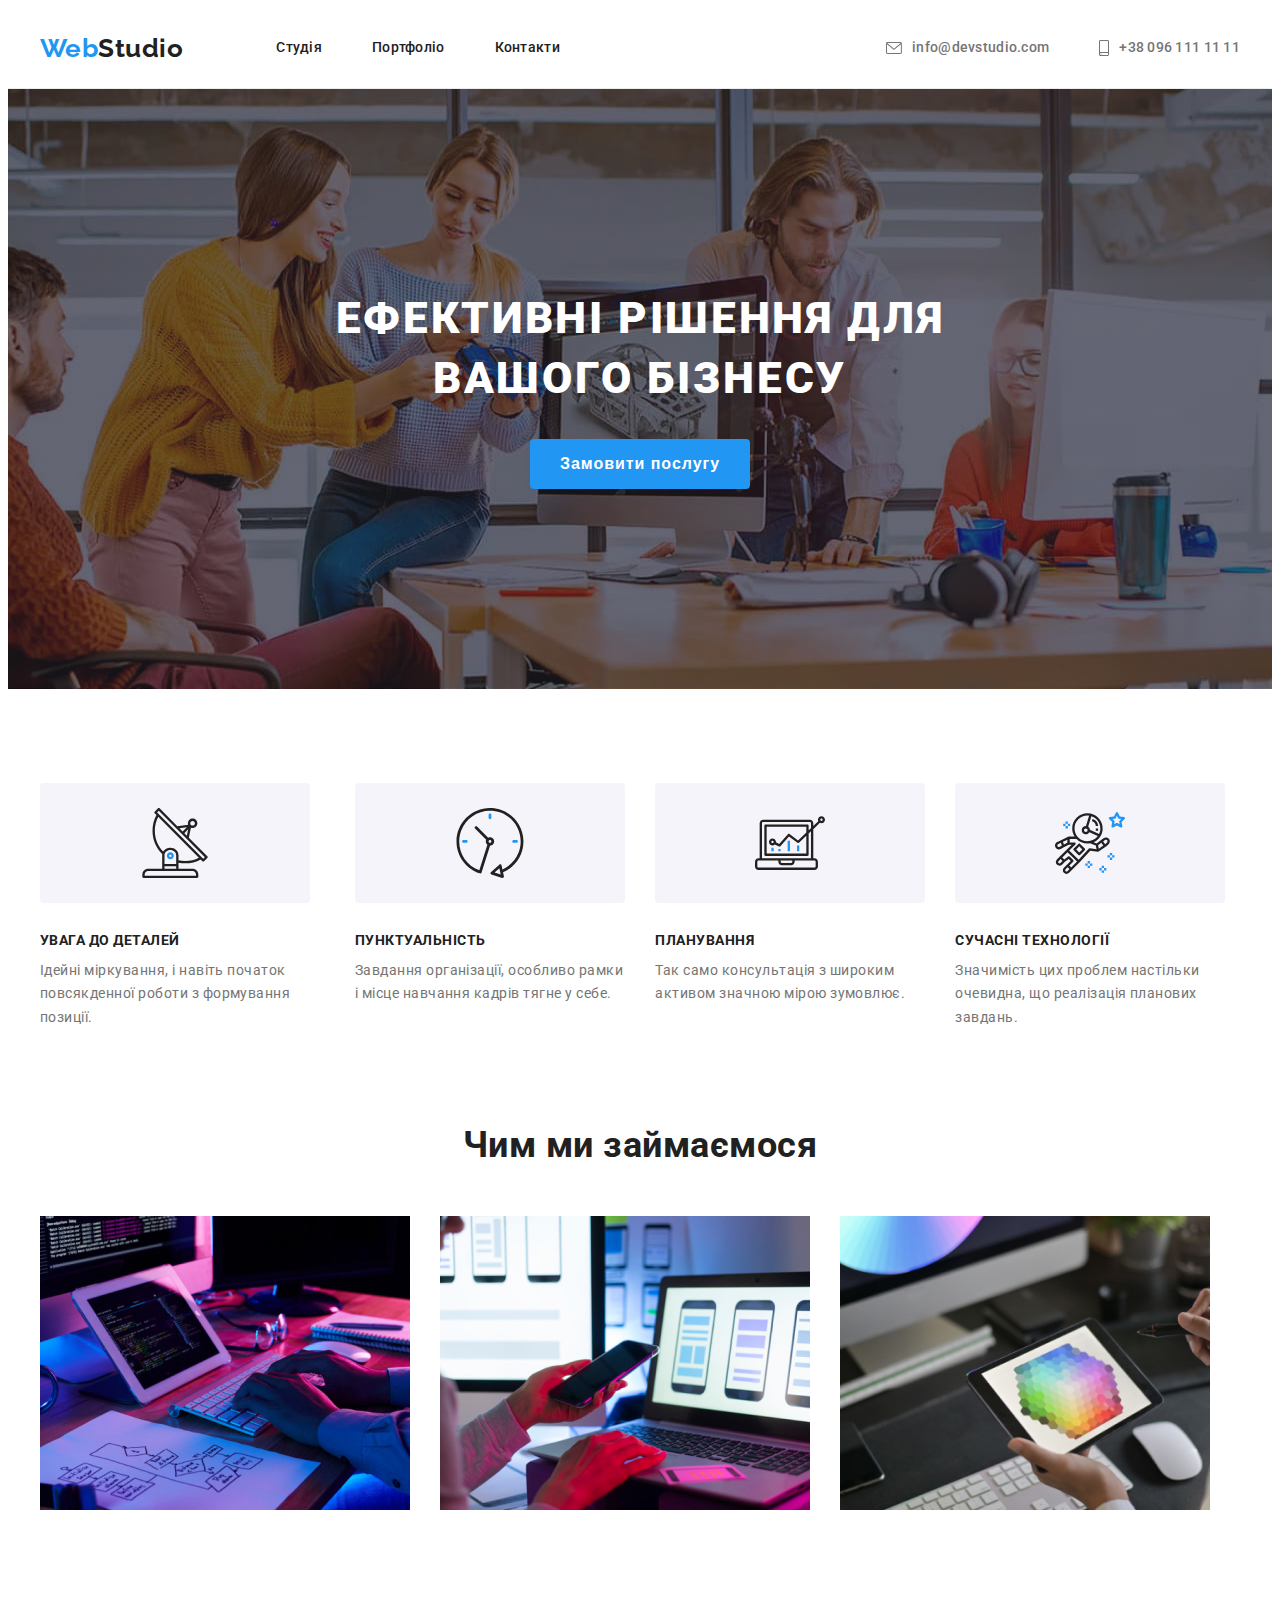
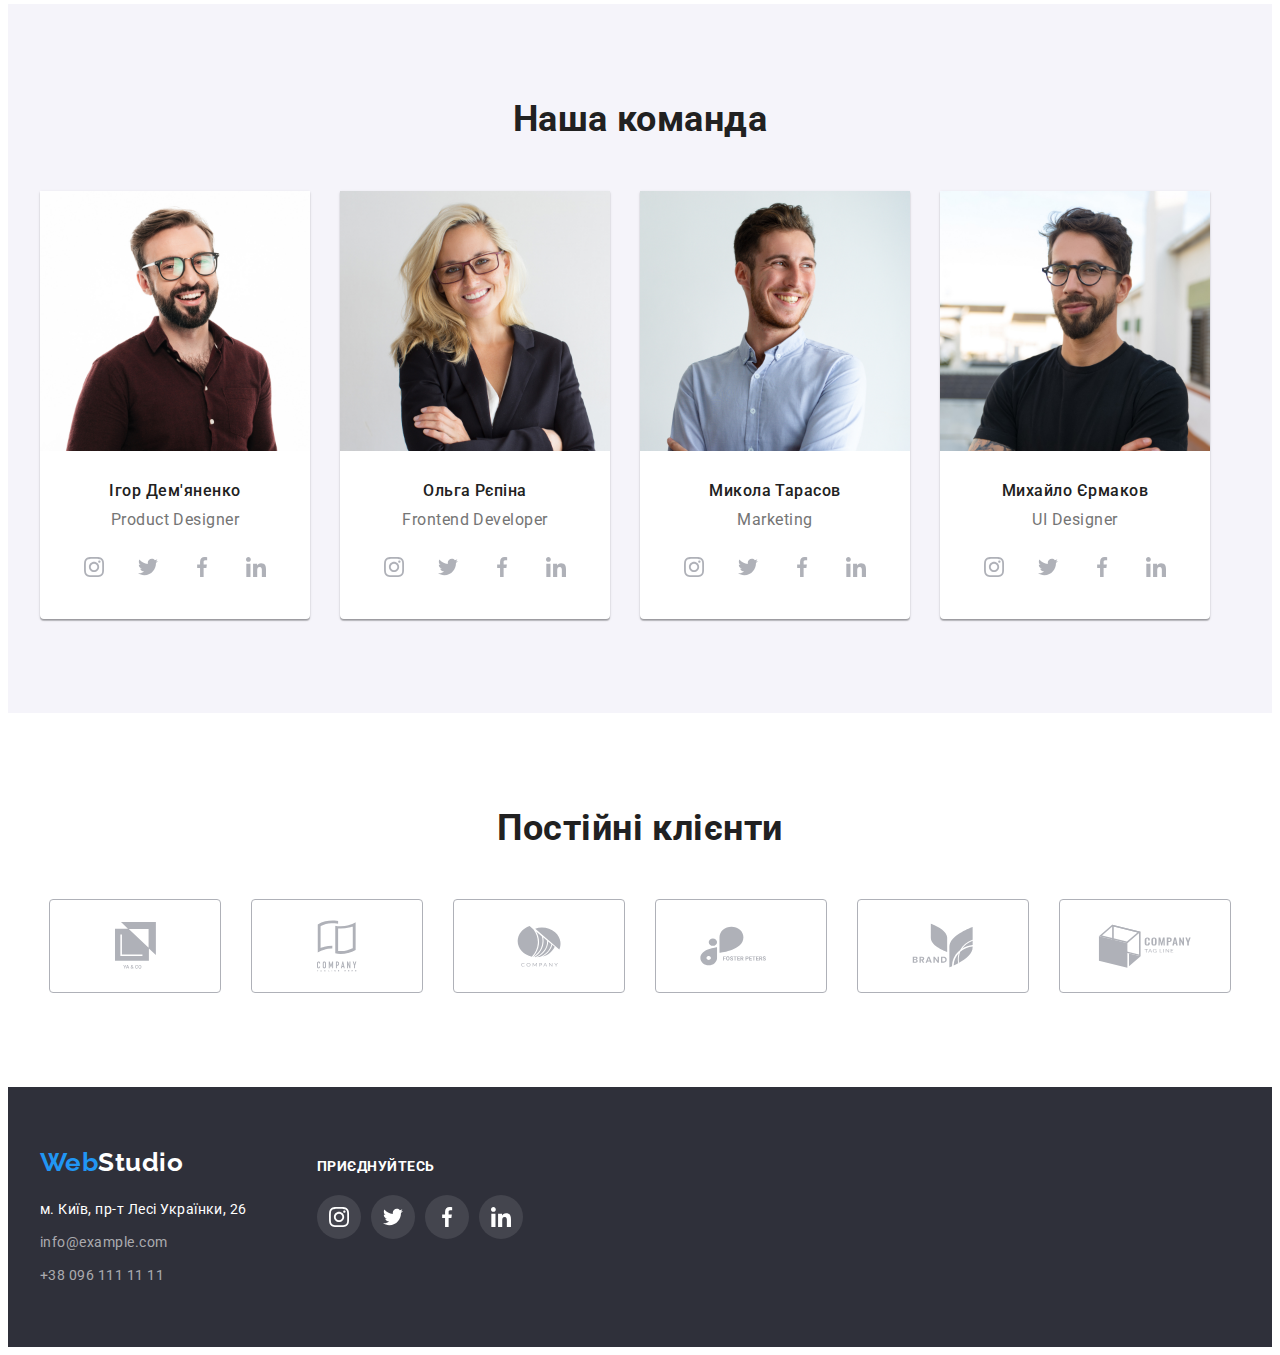
<file: index.html>
<!DOCTYPE html>
<html lang="uk">
<head>
    <meta charset="UTF-8">
    <meta http-equiv="X-UA-Compatible" content="IE=edge">
    <meta name="viewport" content="width=device-width, initial-scale=1.0">
    <title>Студія</title>
    <link rel="preconnect" href="https://fonts.googleapis.com">
    <link rel="preconnect" href="https://fonts.gstatic.com" crossorigin>
    <link href="https://fonts.googleapis.com/css2?family=Raleway:wght@700&family=Roboto:wght@400;500;700;900&display=swap"
        rel="stylesheet">
    <link rel="stylesheet" href="https://cdnjs.cloudflare.com/ajax/libs/modern-normalize/1.1.0/modern-normalize.min.css"
            integrity="sha512-wpPYUAdjBVSE4KJnH1VR1HeZfpl1ub8YT/NKx4PuQ5NmX2tKuGu6U/JRp5y+Y8XG2tV+wKQpNHVUX03MfMFn9Q=="
            crossorigin="anonymous" referrerpolicy="no-referrer" />
    <link rel="stylesheet" href="./css/styles.css">
</head>
<body>
    <header class="page-header">
        <div class="container page-main-nav">
                <nav class="main-nav">
                    <a href="/" class="logo"><span style="color: #2196F3;">Web</span>Studio</a>
                        <ul class="site-nav list">
                            <li class="item"><a href="./index.html" class="link">Студія</a></li>
                            <li class="item"><a href="./portfolio.html" class="link">Портфоліо</a></li>
                            <li class="item"><a href="Контакти" class="link">Контакти</a></li>
                        </ul>
                </nav>
                        <ul class="info-nav list">
                            <li class="item"><a href="mailto:info@devstudio.com" class="link mail">
                                <svg class="info-nav-icon-mail" width="16px" height="12px">
                                    <use href="./symbol-defs.svg#icon-envelope"></use>
                                </svg> info@devstudio.com</a>
                            </li>

                            <li class="item"><a href="tel:+380961111111" class="link tel">
                                <svg class="info-nav-icon-mobile" width="10px" height="16px">
                                    <use href="./symbol-defs.svg#icon-smartphone"></use>
                                </svg>+38 096 111 11 11</a>
                            </li>
                        </ul>
        </div>
    </header>
    <main>
            <section class="hero list">
                <div class="container">
                    <h1 class="hero-title list">ЕФЕКТИВНІ РІШЕННЯ ДЛЯ ВАШОГО БІЗНЕСУ</h1>
                    <button type="button" class="button">Замовити послугу</button>
                </div>
            </section>
            <section class="section produce">
                <h1 class="quality-teams">Команди якості</h1>
                    <div class="container">
                        <ul class="quality list">
                            <li class="icon">
                                <div class="quality-icon-group">
                                    <svg class="icon-group" width="70px" height="70px">
                                        <use href="./symbol-defs.svg#icon-antenna-1"></use>
                                    </svg>
                                </div>
                                <h2 class="section-title list">УВАГА ДО ДЕТАЛЕЙ</h2>
                                <p class="section-text list">Ідейні міркування, і навіть початок повсякденної роботи з формування позиції.</p>
                            </li>

                            <li class="icon">
                                <div class="quality-icon-group">
                                    <svg class="icon-group" width="70px" height="70px">
                                        <use href="./symbol-defs.svg#icon-clock-1"></use>
                                    </svg>
                                </div>
                                <h2 class="section-title list">ПУНКТУАЛЬНІСТЬ</h2>
                                <p class="section-text list">Завдання організації, особливо рамки і місце навчання кадрів тягне у себе.</p>
                            </li>

                            <li class="icon">
                                <div class="quality-icon-group">
                                    <svg class="icon-group" width="70px" height="70px">
                                        <use href="./symbol-defs.svg#icon-diagram-1"></use>
                                    </svg>
                                </div>
                                <h2 class="section-title list">ПЛАНУВАННЯ</h2>
                                <p class="section-text list">Так само консультація з широким активом значною мірою зумовлює.</p>
                            </li>
                            
                            <li class="icon">
                                <div class="quality-icon-group">
                                    <svg class="icon-group" width="70px" height="70px">
                                        <use href="./symbol-defs.svg#icon-astronaut-1"></use>
                                    </svg>
                                </div>
                                <h2 class="section-title list">СУЧАСНІ ТЕХНОЛОГІЇ</h2>
                                <p class="section-text list">Значимість цих проблем настільки очевидна, що реалізація планових завдань.</p>
                            </li>
                        </ul>
                    </div>
            </section>
            <section class="section">
                <div class="container">
                    <h2 class="section-subtitle list">Чим ми займаємося</h2>
                        <ul class="page list">
                            <li class="works"><img src="./img/img.jpg" alt="Создание сайтов" width="370" height="294"></li>
                            <li class="works"><img src="./img/img(1).jpg" alt="Создание приложений" width="370" height="294"></li>
                            <li class="works"><img src="./img/img(2).jpg" alt="Дизайн" width="370" height="294"></li>
                        </ul>
                    </div>
            </section>
            <section class="section-team">
                <div class="container">
                    <h2 class="section-subtitle list">Наша команда</h2>
                        <ul class="player list">
                            <li class="card"><img src="./img/img3.jpg" alt="Фото участника команды" width="270" height="260">
                            <h3 class="section-name">Ігор Дем'яненко</h3>
                            <p class="section-profession">Product Designer</p>
                                <ul class="soc-icons">
                                    <li class="soc-icons-items">
                                        <a href="#" class="soc-icons-link" target="_blank">
                                        <svg width="20px" height="20px" class="icon">
                                                <use href="./symbol-defs.svg#icon-instagram-2"></use>
                                        </svg></a>
                                    </li>

                                    <li class="soc-icons-items">
                                        <a href="#" class="soc-icons-link" target="_blank">
                                            <svg width="20px" height="20px" class="icon">
                                                <use href="./symbol-defs.svg#icon-twitter-1"></use>
                                            </svg></a>
                                    </li>

                                    <li class="soc-icons-items">
                                        <a href="#" class="soc-icons-link" target="_blank">
                                            <svg width="20px" height="20px" class="icon">
                                                <use href="./symbol-defs.svg#icon-facebook-1"></use>
                                            </svg></a>
                                    </li>

                                    <li class="soc-icons-items">
                                        <a href="#" class="soc-icons-link" target="_blank">
                                            <svg width="20px" height="20px" class="icon">
                                                <use href="./symbol-defs.svg#icon-linkedin-1"></use>
                                            </svg></a>
                                    </li>
                                </ul>
                                
                            <li class="card"><img src="./img/img(4).jpg" alt="Фото участника команды" width="270" height="260">
                            <h3 class="section-name">Ольга Рєпіна</h3>
                            <p class="section-profession">Frontend Developer</p>
                                <ul class="soc-icons">
                                    <li class="soc-icons-items">
                                        <a href="#" class="soc-icons-link" target="_blank">
                                            <svg width="20px" height="20px" class="icon">
                                                <use href="./symbol-defs.svg#icon-instagram-2"></use>
                                            </svg>
                                        </a>
                                    </li>
                            
                                    <li class="soc-icons-items">
                                        <a href="#" class="soc-icons-link" target="_blank">
                                            <svg width="20px" height="20px" class="icon">
                                                <use href="./symbol-defs.svg#icon-twitter-1"></use>
                                            </svg>
                                        </a>
                                    </li>
                            
                                    <li class="soc-icons-items">
                                        <a href="#" class="soc-icons-link" target="_blank">
                                            <svg width="20px" height="20px" class="icon">
                                                <use href="./symbol-defs.svg#icon-facebook-1"></use>
                                            </svg>
                                        </a>
                                    </li>
                            
                                    <li class="soc-icons-items">
                                        <a href="#" class="soc-icons-link" target="_blank">
                                            <svg width="20px" height="20px" class="icon">
                                                <use href="./symbol-defs.svg#icon-linkedin-1"></use>
                                            </svg>
                                        </a>
                                    </li>
                                </ul>
                            <li class="card"><img src="./img/img(5).jpg" alt="Фото участника команды" width="270" height="260">
                            <h3 class="section-name">Микола Тарасов</h3>
                            <p class="section-profession">Marketing</p>
                                <ul class="soc-icons">
                                    <li class="soc-icons-items">
                                        <a href="#" class="soc-icons-link" target="_blank">
                                            <svg width="20px" height="20px" class="icon">
                                                <use href="./symbol-defs.svg#icon-instagram-2"></use>
                                            </svg>
                                        </a>
                                    </li>
                            
                                    <li class="soc-icons-items">
                                        <a href="#" class="soc-icons-link" target="_blank">
                                            <svg width="20px" height="20px" class="icon">
                                                <use href="./symbol-defs.svg#icon-twitter-1"></use>
                                            </svg>
                                        </a>
                                    </li>
                            
                                    <li class="soc-icons-items">
                                        <a href="#" class="soc-icons-link" target="_blank">
                                            <svg width="20px" height="20px" class="icon">
                                                <use href="./symbol-defs.svg#icon-facebook-1"></use>
                                            </svg>
                                        </a>
                                    </li>
                            
                                    <li class="soc-icons-items">
                                        <a href="#" class="soc-icons-link" target="_blank">
                                            <svg width="20px" height="20px" class="icon">
                                                <use href="./symbol-defs.svg#icon-linkedin-1"></use>
                                            </svg>
                                        </a>
                                    </li>
                                </ul>
                            
                            <li class="card"><img src="./img/img(6).jpg" alt="Фото участника команды" width="270" height="260">
                            <h3 class="section-name">Михайло Єрмаков</h3>
                            <p class="section-profession list">UI Designer</p>
                                <ul class="soc-icons">
                                    <li class="soc-icons-items">
                                        <a href="#" class="soc-icons-link" target="_blank">
                                            <svg width="20px" height="20px" class="icon">
                                                <use href="./symbol-defs.svg#icon-instagram-2"></use>
                                            </svg>
                                        </a>
                                    </li>
                            
                                    <li class="soc-icons-items">
                                        <a href="#" class="soc-icons-link" target="_blank">
                                            <svg width="20px" height="20px" class="icon">
                                                <use href="./symbol-defs.svg#icon-twitter-1"></use>
                                            </svg>
                                        </a>
                                    </li>
                            
                                    <li class="soc-icons-items">
                                        <a href="#" class="soc-icons-link" target="_blank">
                                            <svg width="20px" height="20px" class="icon">
                                                <use href="./symbol-defs.svg#icon-facebook-1"></use>
                                            </svg>
                                        </a>
                                    </li>
                            
                                    <li class="soc-icons-items">
                                        <a href="#" class="soc-icons-link" target="_blank">
                                            <svg width="20px" height="20px" class="icon">
                                                <use href="./symbol-defs.svg#icon-linkedin-1"></use>
                                            </svg>
                                        </a>
                                    </li>
                                </ul>
                        </ul>
            </section>
            <section class="section list">
                <div class="container">
                    <h3 class="section-subtitle list">Постійні клієнти</h3>
                    <ul class="company list">
                        <li class="company-items"><a href="#" class="company-link" target="_blank">
                            <svg width="41px" height="47px" class="company-icon">
                                <use href="./symbol-defs.svg#icon-company1"></use>
                            </svg></a>
                        </li>

                        <li class="company-items"><a href="#" class="company-link" target="_blank">
                            <svg width="40px" height="52px" class="company-icon">
                                <use href="./symbol-defs.svg#icon-company2"></use>
                            </svg></a>
                        </li>

                        <li class="company-items"><a href="#" class="company-link" target="_blank">
                                <svg width="44px" height="42px" class="company-icon">
                                    <use href="./symbol-defs.svg#icon-company3"></use>
                                </svg></a>
                        </li>

                        <li class="company-items"><a href="#" class="company-link" target="_blank">
                                <svg width="84px" height="40px" class="company-icon">
                                    <use href="./symbol-defs.svg#icon-company4"></use>
                                </svg></a>
                        </li>

                        <li class="company-items"><a href="#" class="company-link" target="_blank">
                                <svg width="62px" height="45px" class="company-icon">
                                    <use href="./symbol-defs.svg#icon-company5"></use>
                                </svg></a>
                        </li>

                        <li class="company-items"><a href="#" class="company-link" target="_blank">
                                <svg width="94px" height="44px" class="company-icon">
                                    <use href="./symbol-defs.svg#icon-company6"></use>
                                </svg></a>
                        </li>
                    </ul>
                </div>
            </section>
    </main>
        <footer class="page-footer">
            <div class="container footer-social list">
                <div class="container-footer list">
                    <a href="/" class="footer-logo"><span style="color: #2196F3;">Web</span>Studio</a>
                    <address>
                        <ul class="footer-nav list">
                            <li class="connection-link"><a href="https://goo.gl/maps/kH2Qosur7JcSxnbW7" target="_blank"
                                    class="link">м.
                                    Київ, пр-т Лесі Українки, 26</a></li>
                            <li class="connection-info"><a href="mailto:info@example.com" class="info-link">info@example.com</a>
                            </li>
                            <li class="connection-info-link"><a href="tel:+380961111111" class="info-link">+38 096 111 11 11</a>
                            </li>
                        </ul>
                    </address>
                </div>
                <div class="conteiner footer-soc-icons">
                    <p class="footer-soc-title">ПРИЄДНУЙТЕСЬ</p>
                        <ul class="footer-soc">
                            <li class="footer-soclink">
                                <a href="#" class="footer-icons-links" target="_blank">
                                <svg width="20px" height="20px" class="footer-icons">
                                    <use href="./symbol-defs.svg#icon-instagram-2"></use>
                                </svg></a>
                            </li>

                            <li class="footer-soclink">
                                <a href="#" class="footer-icons-links" target="_blank">
                                <svg width="20px" height="20px" class="footer-icons">
                                    <use href="./symbol-defs.svg#icon-twitter-1"></use>
                                </svg></a>
                            </li>

                            <li class="footer-soclink">
                                <a href="#" class="footer-icons-links" target="_blank">
                                <svg width="20px" height="20px" class="footer-icons">
                                    <use href="./symbol-defs.svg#icon-facebook-1"></use>
                                </svg></a>
                            </li>

                            <li class="footer-soclink">
                                <a href="#" class="footer-icons-links" target="_blank">
                                <svg width="20px" height="20px" class="footer-icons">
                                    <use href="./symbol-defs.svg#icon-linkedin-1"></use>
                                </svg></a>
                            </li>
                        </ul>
                </div>
        </div>
    </footer>
</body>
</html>
</file>
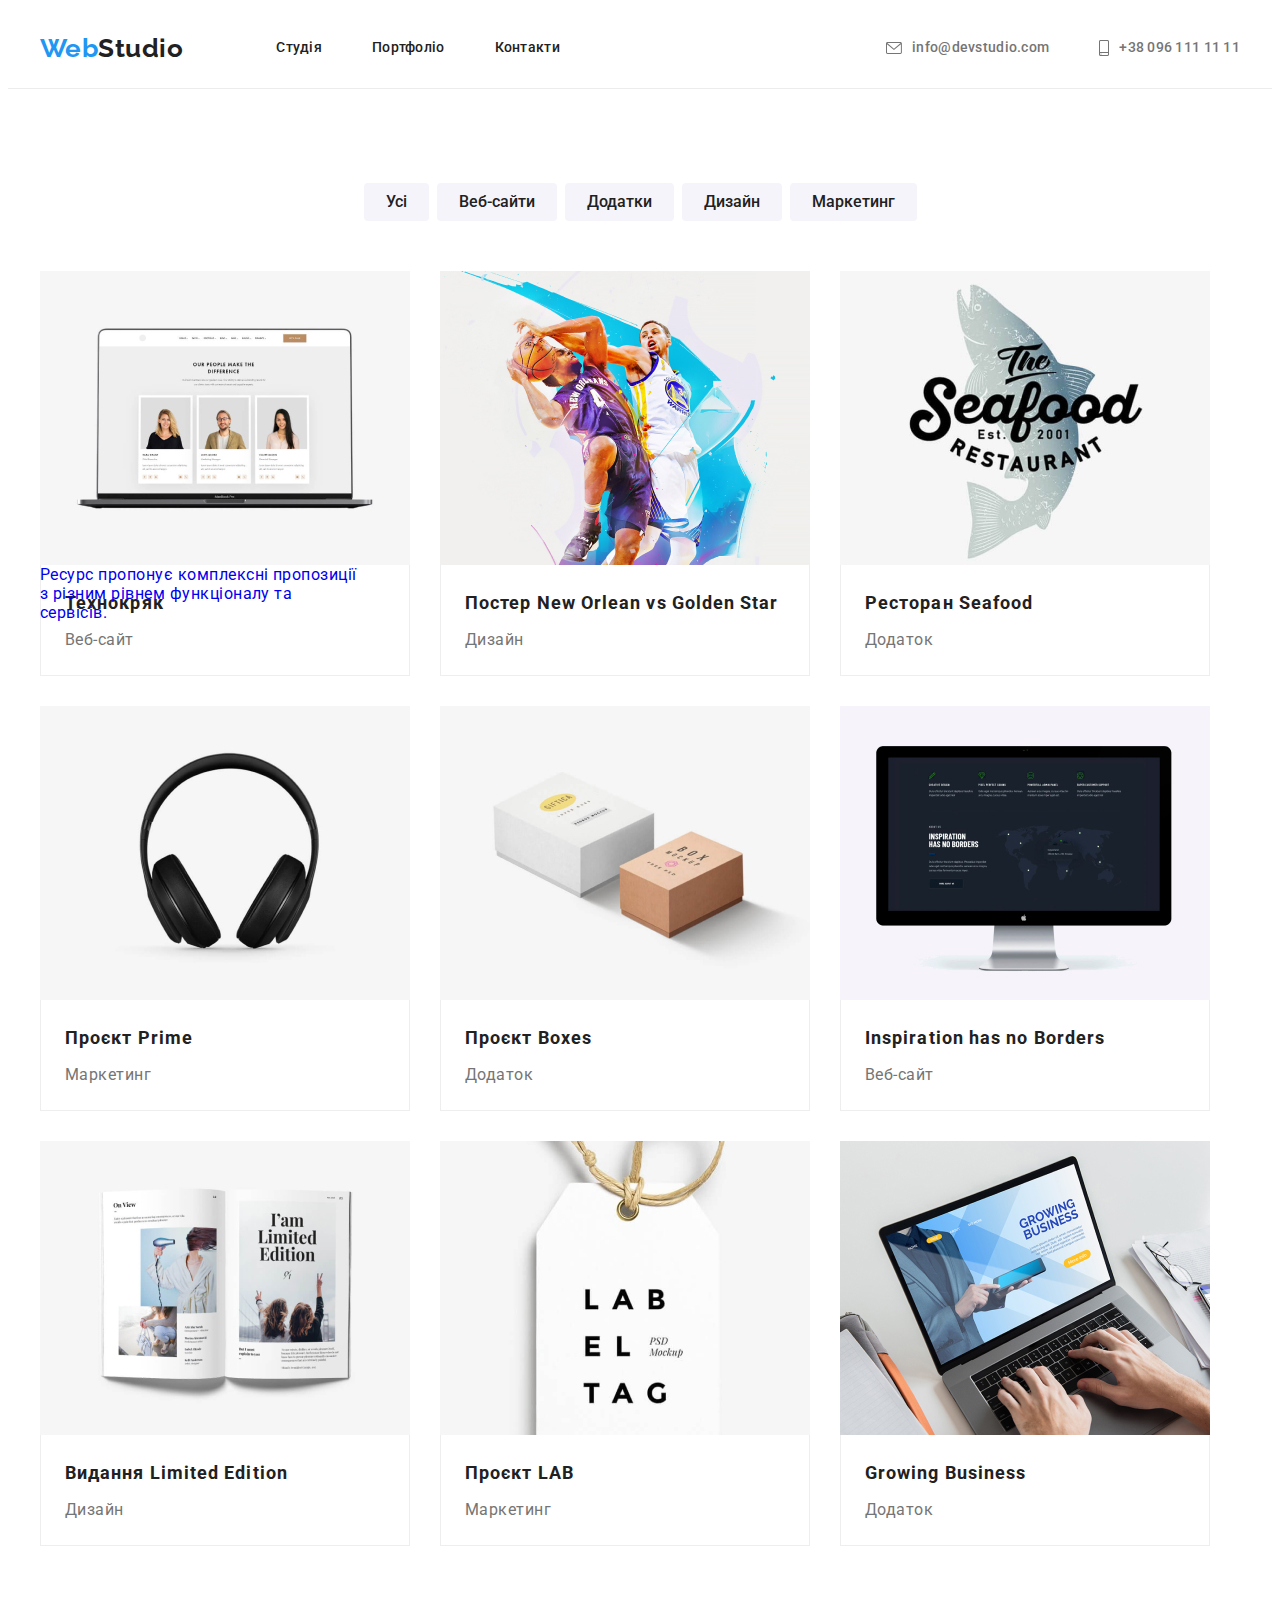
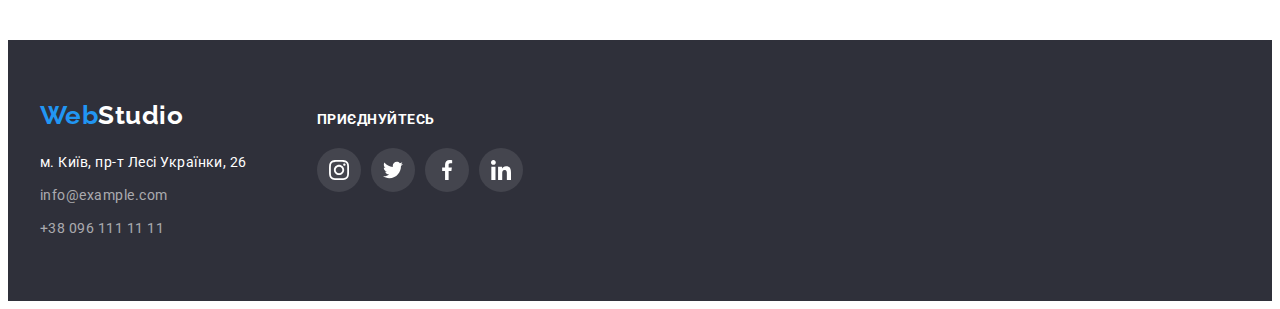
<file: portfolio.html>
<!DOCTYPE html>
<html lang="uk">
<head>
    <meta charset="UTF-8">
    <meta http-equiv="X-UA-Compatible" content="IE=edge">
    <meta name="viewport" content="width=device-width, initial-scale=1.0">
    <title>Портфоліо</title>
    <link rel="preconnect" href="https://fonts.googleapis.com">
    <link rel="preconnect" href="https://fonts.gstatic.com" crossorigin>
    <link href="https://fonts.googleapis.com/css2?family=Raleway:wght@700&family=Roboto:wght@400;500;700;900&display=swap"
        rel="stylesheet">
    <link rel="stylesheet" href="https://cdnjs.cloudflare.com/ajax/libs/modern-normalize/1.1.0/modern-normalize.min.css"
        integrity="sha512-wpPYUAdjBVSE4KJnH1VR1HeZfpl1ub8YT/NKx4PuQ5NmX2tKuGu6U/JRp5y+Y8XG2tV+wKQpNHVUX03MfMFn9Q=="
        crossorigin="anonymous" referrerpolicy="no-referrer" />
    <link rel="stylesheet" href="./css/styles.css">
</head>
<body>
    <header class="page-header">
        <div class="container page-main-nav">
            <nav class="main-nav">
                <a href="/" class="logo"><span style="color: #2196F3;">Web</span>Studio</a>
                <ul class="site-nav list">
                    <li class="item"><a href="./index.html" class="link">Студія</a></li>
                    <li class="item"><a href="./portfolio.html" class="link">Портфоліо</a></li>
                    <li class="item"><a href="Контакти" class="link">Контакти</a></li>
                </ul>
            </nav>
            <ul class="info-nav list">
                <li class="item"><a href="mailto:info@devstudio.com" class="link mail">
                        <svg class="info-nav-icon-mail" width="16px" height="12px">
                            <use href="./symbol-defs.svg#icon-envelope"></use>
                        </svg> info@devstudio.com</a>
                </li>
    
                <li class="item"><a href="tel:+380961111111" class="link tel">
                        <svg class="info-nav-icon-mobile" width="10px" height="16px">
                            <use href="./symbol-defs.svg#icon-smartphone"></use>
                        </svg>+38 096 111 11 11</a>
                </li>
            </ul>
        </div>
    </header>
    <main>
        <section class="hero-filter">
            <div class="container">
            <h1 class="quality-teams">Портфоліо</h1>
                <ul class="filter list">
                    <li class="filter-button"><button type="button" class="button-portfolio">Усі</button></li>    
                    <li class="filter-button"><button type="button" class="button-portfolio">Веб-сайти</button></li>    
                    <li class="filter-button"><button type="button" class="button-portfolio">Додатки</button></li>    
                    <li class="filter-button"><button type="button" class="button-portfolio">Дизайн</button></li>    
                    <li class="filter-button"><button type="button" class="button-portfolio">Маркетинг</button></li>    
                </ul>
                <ul class="figure list">


                    <li class="products"><a class="figure-link list" href="Веб-сайт">
                        <div class="figure-link-website">
                            <img src="./img/Портфолио/img1.jpg" alt="Веб-сайт" width="370">
                            <div class="">
                                <p class="website">Ресурс пропонує комплексні пропозиції з різним рівнем функціоналу та сервісів.</p>
                            </div>
                        </div>

                        
                        <div class="elements-products">
                            <h2 class="figure-title list">Технокряк</h2>
                            <p class="figure-text list">Веб-сайт</p>
                        </div></a>
                    </li>

                    <li class="products"><a class="figure-link list" href="Дизайн"><img src="./img/Портфолио/img2.jpg" alt="Дизайн" width="370">
                        <div class="elements-products">
                        <h2 class="figure-title list">Постер New Orlean vs Golden Star</h2>
                        <p class="figure-text list">Дизайн</p>
                        </div></a>
                    </li>

                    <li class="products"><a class="figure-link list" href="Додаток"><img src="./img/Портфолио/img3.jpg" alt="Додаток" width="370">
                        <div class="elements-products">
                            <h2 class="figure-title list">Ресторан Seafood</h2>
                            <p class="figure-text list">Додаток</p>
                        </div></a>
                    </li>

                    <li class="products"><a class="figure-link list" href="Маркетинг"><img src="./img/Портфолио/img4.jpg" alt="Маркетинг" width="370">
                        <div class="elements-products">
                            <h2 class="figure-title list">Проєкт Prime</h2>
                            <p class="figure-text list">Маркетинг</p>
                        </div></a>
                    </li>

                    <li class="products"><a class="figure-link list" href="Додаток"><img src="./img/Портфолио/img5.jpg" alt="Додаток" width="370">
                        <div class="elements-products">
                            <h2 class="figure-title list">Проєкт Boxes</h2>
                            <p class="figure-text list">Додаток</p>
                        </div></a>
                    </li>

                    <li class="products"><a class="figure-link list" href="Веб-сайт"><img src="./img/Портфолио/img6.jpg" alt="Веб-сайт" width="370">
                        <div class="elements-products">
                            <h2 class="figure-title list">Inspiration has no Borders</h2>
                            <p class="figure-text list">Веб-сайт</p>
                        </div></a>
                    </li>

                    <li class="products"><a class="figure-link list" href="Дизайн"><img src="./img/Портфолио/img7.jpg" alt="Дизайн" width="370">
                        <div class="elements-products">
                            <h2 class="figure-title list">Видання Limited Edition</h2>
                            <p class="figure-text list">Дизайн</p>
                        </div></a>
                    </li>

                    <li class="products"><a class="figure-link list" href="Маркетинг"><img src="./img/Портфолио/img8.jpg" alt="Маркетинг" width="370">
                        <div class="elements-products">
                            <h2 class="figure-title list">Проєкт LAB</h2>
                            <p class="figure-text list">Маркетинг</p>
                        </div></a>
                    </li>

                    <li class="products"><a class="figure-link list" href="Додаток"><img src="./img/Портфолио/img9.jpg" alt="Додаток" width="370">
                        <div class="elements-products">
                            <h2 class="figure-title list">Growing Business</h2>
                            <p class="figure-text list">Додаток</p>
                        </div></a>
                    </li>
                </ul>
            </div>
        </section>
    </main>
    <footer class="page-footer">
        <div class="container footer-social list">
            <div class="container-footer list">
                <a href="/" class="footer-logo"><span style="color: #2196F3;">Web</span>Studio</a>
                <address>
                    <ul class="footer-nav list">
                        <li class="connection-link"><a href="https://goo.gl/maps/kH2Qosur7JcSxnbW7" target="_blank"
                                class="link">м.
                                Київ, пр-т Лесі Українки, 26</a></li>
                        <li class="connection-info"><a href="mailto:info@example.com" class="info-link">info@example.com</a>
                        </li>
                        <li class="connection-info-link"><a href="tel:+380961111111" class="info-link">+38 096 111 11 11</a>
                        </li>
                    </ul>
                </address>
            </div>
            <div class="conteiner footer-soc-icons">
                <p class="footer-soc-title">ПРИЄДНУЙТЕСЬ</p>
                <ul class="footer-soc">
                    <li class="footer-soclink">
                        <a href="#" class="footer-icons-links" target="_blank">
                            <svg width="20px" height="20px" class="footer-icons">
                                <use href="./symbol-defs.svg#icon-instagram-2"></use>
                            </svg></a>
                    </li>
    
                    <li class="footer-soclink">
                        <a href="#" class="footer-icons-links" target="_blank">
                            <svg width="20px" height="20px" class="footer-icons">
                                <use href="./symbol-defs.svg#icon-twitter-1"></use>
                            </svg></a>
                    </li>
    
                    <li class="footer-soclink">
                        <a href="#" class="footer-icons-links" target="_blank">
                            <svg width="20px" height="20px" class="footer-icons">
                                <use href="./symbol-defs.svg#icon-facebook-1"></use>
                            </svg></a>
                    </li>
    
                    <li class="footer-soclink">
                        <a href="#" class="footer-icons-links" target="_blank">
                            <svg width="20px" height="20px" class="footer-icons">
                                <use href="./symbol-defs.svg#icon-linkedin-1"></use>
                            </svg></a>
                    </li>
                </ul>
            </div>
        </div>
    </footer>
</body>
</html>
</file>
<file: css/styles.css>
:root {
    --main-text-color: #FFFFFF;
    --header-section-text-color: #212121;
    --section-subtitle-color: #757575;
    --focus-color: #2196F3;
    --button-color: #F5F4FA;
    --hero-filter-color: #F5F5F5;
}

body {
    max-width: 1600px;
    background-color: #FFFFFF;
    color: var(--header-section-text-color);
    font-family: Roboto, sans-serif;
    letter-spacing: 0.03em;
}

.list {
    list-style: none;
    padding: 0;
    margin: 0;
}

.container {
    width: 1200px;
    padding-left: 15px;
    padding-right: 15px;
    margin: 0 auto;
}

h1,h2,h3,h4,h5,h6,p,ul,li {
    margin: 0;
    padding: 0;
}

/* --------page-header-------- */
.page-header {
    border-bottom: 1px solid #ECECEC;
}
/* page-main-nav */
.page-main-nav {
    display: flex;
    align-items: center;
}

/* ---------main-nav---------- */
.main-nav {
    display: flex;
    align-items: center;
}
/* ---------Logo---------- */
.logo {
    display: inline-block;

    text-decoration: none;
    color: var(--header-section-text-color);
    font-family: Raleway, sans-serif;
    font-weight: 700;
    font-size: 26px;
    line-height: 1.19;
}

.logo:hover .logo:focus {
    color: var(--focus-color);
}

/* ------------site-nav---------- */
.site-nav {
    display: flex;
    margin-left: 93px;
}

.site-nav .item + .item {
    margin-left: 50px;
}
.site-nav .link {
    display: block;
    padding-top: 32px;
    padding-bottom: 32px;

    text-decoration: none;
    color: var(--header-section-text-color);
    font-weight: 500;
    font-size: 14px;
    line-height: 1.14;
    letter-spacing: 0.02em;
}

.site-nav .link:hover,
.site-nav .link:focus {
    color: var(--focus-color);
}

/* ------------info-nav---------- */
.info-nav {
    display: flex;
    margin-left: auto;
    gap: 50px;
}

.info-nav .item {
    margin-left: auto;
}

.info-nav .link {
    display: flex;
    align-items: center;

    padding-top: 32px;
    padding-bottom: 32px;

    text-decoration: none;
    color: var(--section-subtitle-color);
    font-weight: 500;
    font-size: 14px;
    line-height: 1.14;
    letter-spacing: 0.02em;
}

.info-nav-icon-mail {
    margin-right: 10px;
    fill: currentColor;
}

.info-nav-icon-mobile {
    fill: currentColor;
    margin-right: 10px;
}

.info-nav-icon-mail .info-nav-icon-mobile:hover {
    fill: #2196F3;
}

.info-nav .link:hover,
.info-nav .link:focus {
    color: var(--focus-color);
}
/* ---------Hero-Команди якості--------- -*/
.hero {
    padding: 200px 0px;
    text-align: center;

    background-color: #2F303A;
    background-image: linear-gradient(to right, rgba(47, 48, 58, 0.4), rgba(47, 48, 58, 0.4)), url(../img/Главный\ фон.jpg);
    background-position: center;
}

/* ----------ВАГА ДО ДЕТАЛЕЙ------ */
.hero-title {
    width: 696px;
    margin: 0px auto 30px;

    color: var(--main-text-color);
    font-weight: 900;
    font-size: 44px;
    line-height: 1.36;
    letter-spacing: 0.06em;
    text-transform: uppercase;
}

/* ----------button----------- */
.button {
    cursor: pointer;
}

.button-portfolio {
    cursor: pointer;
}

.button {
    border: 0;
    border-radius: 4px;
    padding: 10px 30px;

    background-color: var(--focus-color);
    color: #FFFFFF;
    font-weight: 700;
    font-size: 16px;
    line-height: 1.87;
    letter-spacing: 0.06em;
    text-align: center;
}

.hero .button:hover,
.hero .button:focus {
    opacity: 0.9;
}
/* ------------Portfolio---------- */
.hero-filter {
    padding: 94px 0px;
}

.filter {
    display: flex;
    justify-content: center;
    gap: 8px;
    margin-bottom: 50px;
}

.button-portfolio {
    border: 0;
    border-radius: 4px;
    padding: 6px 22px;

    background-color: var(--button-color);
    color: var(--header-section-text-color);
    font-weight: 500;
    font-size: 16px;
    line-height: 1.63;
    text-align: center;
    font-family: inherit;
}

.hero-filter .button-portfolio:focus,
.hero-filter .button-portfolio:hover {
    background-color: var(--focus-color);
    color: var(--main-text-color);
    box-shadow: 0px 3px 1px 0px #0000001A;
}

/* ----------section-quality---------- */
.quality-teams {
    visibility: hidden;
    position: absolute;
}

.section {
    padding-top: 94px;
    padding-bottom: 94px;
}

.produce {
    padding-bottom: 0px;
}

.quality {
    display: flex;
    gap: 30px;
}

.quality .section-title + .section-title {
    margin-right: 30px;
}

.icon {
    display: block;
}

.quality-icon-group {
    display: flex;
    width: 270px;
    height: 120px;
    align-items: center;
    justify-content: center;
    border-radius: 4px;
    background-color: var(--button-color);
    margin-bottom: 30px;
}

.section-title {
    margin-bottom: 10px;
    
    color: var(--header-section-text-color);
    font-weight: 700;
    font-size: 14px;
    line-height: 1.14;
    text-transform: uppercase;
}

.section-text {
    color: var(--section-subtitle-color);
    font-size: 14px;
    line-height: 1.71;
}

.section-subtitle {
    margin-bottom: 50px;
    
    font-weight: 700;
    font-size: 36px;
    line-height: 1.17;
    text-align: center;
}
/* -------------page-works Чим ми займаємося------------*/
.page {
    display: flex;
    gap: 30px;
}

img {
    display: block;
    max-width: 100%;
    height: auto;
}

/* ----------section-team--Наша команда------- */
.section-team {
    background-color: #F5F4FA;
    padding: 94px 0px;
}

.player {
    display: flex;
    gap: 30px;
}

.card {
    background-color: var(--main-text-color);
    box-shadow: 0px 1px 3px rgba(0, 0, 0, 0.122), 0px 1px 1px rgba(0, 0, 0, 0.14), 0px 2px 1px rgba(0, 0, 0, 0.2);
    border-radius: 0px 0px 4px 4px;
}

.section-name {
    padding-top: 30px;
    margin-bottom: 10px;
    
    font-weight: 500;
    font-size: 16px;
    line-height: 1.19;
    text-align: center;
}

.section-profession {
    padding-bottom: 16px;

    color: var(--section-subtitle-color);
    font-weight: 400;
    font-size: 16px;
    line-height: 1.19;
    text-align: center;
}
/* ----------soc-icons---------- */

.soc-icons {
    display: flex;
    gap: 10px;
    justify-content: center;
    align-items: center;
    padding-bottom: 30px;
    list-style-type: none;
}

.soc-icons-items {
    width: 44px;
    height: 44px;
}

.soc-icons-link {
    display: flex;
    width: 100%;
    height: 100%;
    background-color:var(--main-text-color);
    border-radius: 50%;
    justify-content: center;
    align-items: center;
    color: #AFB1B8;
}

.soc-icons-link:hover {
    color: #FFFFFF;
    background-color: #2196F3;
}

.icon {
    fill: currentColor;
}

/* ----------section-company-Постоянные клиенты ------------*/
.company {
    display: flex;
    gap: 30px;
    justify-content: center;
    align-items: center;
    list-style-type: none;
    
}

.company-link {
    display: flex;
    width: 170px;
    height: 92px;
    justify-content: center;
    align-items: center;
    border: 1px solid #AFB1B8;
    border-radius: 4px;
    color: #AFB1B8;
}

.company-link:hover {
    color: #2196F3;
    border-color: #2196F3;
}

.company-icon {
    fill: currentColor;
}

/* ----------figure-products-Портфолио-------- */
.figure {
    display: flex;
    flex-wrap: wrap;
    flex-basis: calc(100% /3);
    gap: 30px;
}

.products {
    box-sizing: border-box;
}

.figure-link {
    display: block;
    text-decoration: none;
    position: relative;
}

.figure-link-website:hover::before {
    opacity: 1;
}

.figure-link-website::before {
    display: inline-block;
    content: "";
    width: 370px;
    height: 294px;
    background-color: rgba(33, 150, 243, 0.9);
    position: absolute;

    opacity: 0;
}

.website {
    position: absolute;
    width: 322px;
    height: 168px;
    
}

.elements-products {
    padding: 20px 24px;
    border:  1px solid #EEEEEE;
    border-top: none;
}

.figure-link:hover {
    box-shadow: 1px 4px 6px 0px #00000029;
}

.figure-title {
    margin-bottom: 4px;
    color: var(--header-section-text-color);
    font-weight: 700;
    font-size: 18px;
    line-height: 2;
    letter-spacing: 0.06em;
}

.figure-text {
    color: var(--section-subtitle-color);
    font-weight: 400;
    font-size: 16px;
    line-height: 1.88;
}


/* ----------footer--------- */
.page-footer { 
    background-color: #2F303A;
    padding: 60px 0px;
}

.footer-social {
    display: flex;
    align-items: baseline;
}

.footer-logo {
    display: inline-block;
    margin-bottom: 20px;

    font-family: 'Raleway', sans-serif;
    font-weight: 700;
    font-size: 26px;
    line-height: 1.19;
    text-decoration: none;
    color: var(--main-text-color);
}

.footer-nav .link:hover,
.footer-nav .link:focus {
    color: var(--focus-color);
}

.footer-nav .link {
    text-decoration: none;
    font-style: normal;
    color: var(--main-text-color);
    font-size: 14px;
    line-height: 1.71;
}

.footer-nav {
    display: flex;
    flex-direction: column;
    gap: 9px;
}

.footer-nav .info-link {
    font-style: normal;
    text-decoration: none;
    color: rgba(255, 255, 255, 0.6);
    font-size: 14px;
    line-height: 1.71;
}

.footer-nav .info-link:hover,
.footer-nav .info-link:focus {
    color: var(--focus-color);
}
/* ----footer-soc-icons--ПРИЄДНУЙТЕСЬ-- */
.footer-soc-title {
    margin-bottom: 20px;
    font-size: 14px;
    font-weight: 700;
    line-height: 1.14;
    text-transform: uppercase;
    color: #fff;
}

.footer-soc-icons {
    display: block;
    width: 206px;
    height: 80px;
    margin-left: 70px;
}

.footer-soc {
    display: flex;
    gap: 10px;
    align-items: center;
}

.footer-soclink {
    width: 44px;
    height: 44px;
    list-style-type: none;
}

.footer-icons-links {
    display: flex;
    justify-content: center;
    width: 100%;
    height: 100%;
    align-items: center;
    border-radius: 50%;
    background-color: rgba(255, 255, 255, 0.1);
    color: var(--main-text-color);
}

.footer-icons-links:hover {
    background-color: #2196F3;
}

.footer-icons {
    fill: currentColor;
}
</file>
